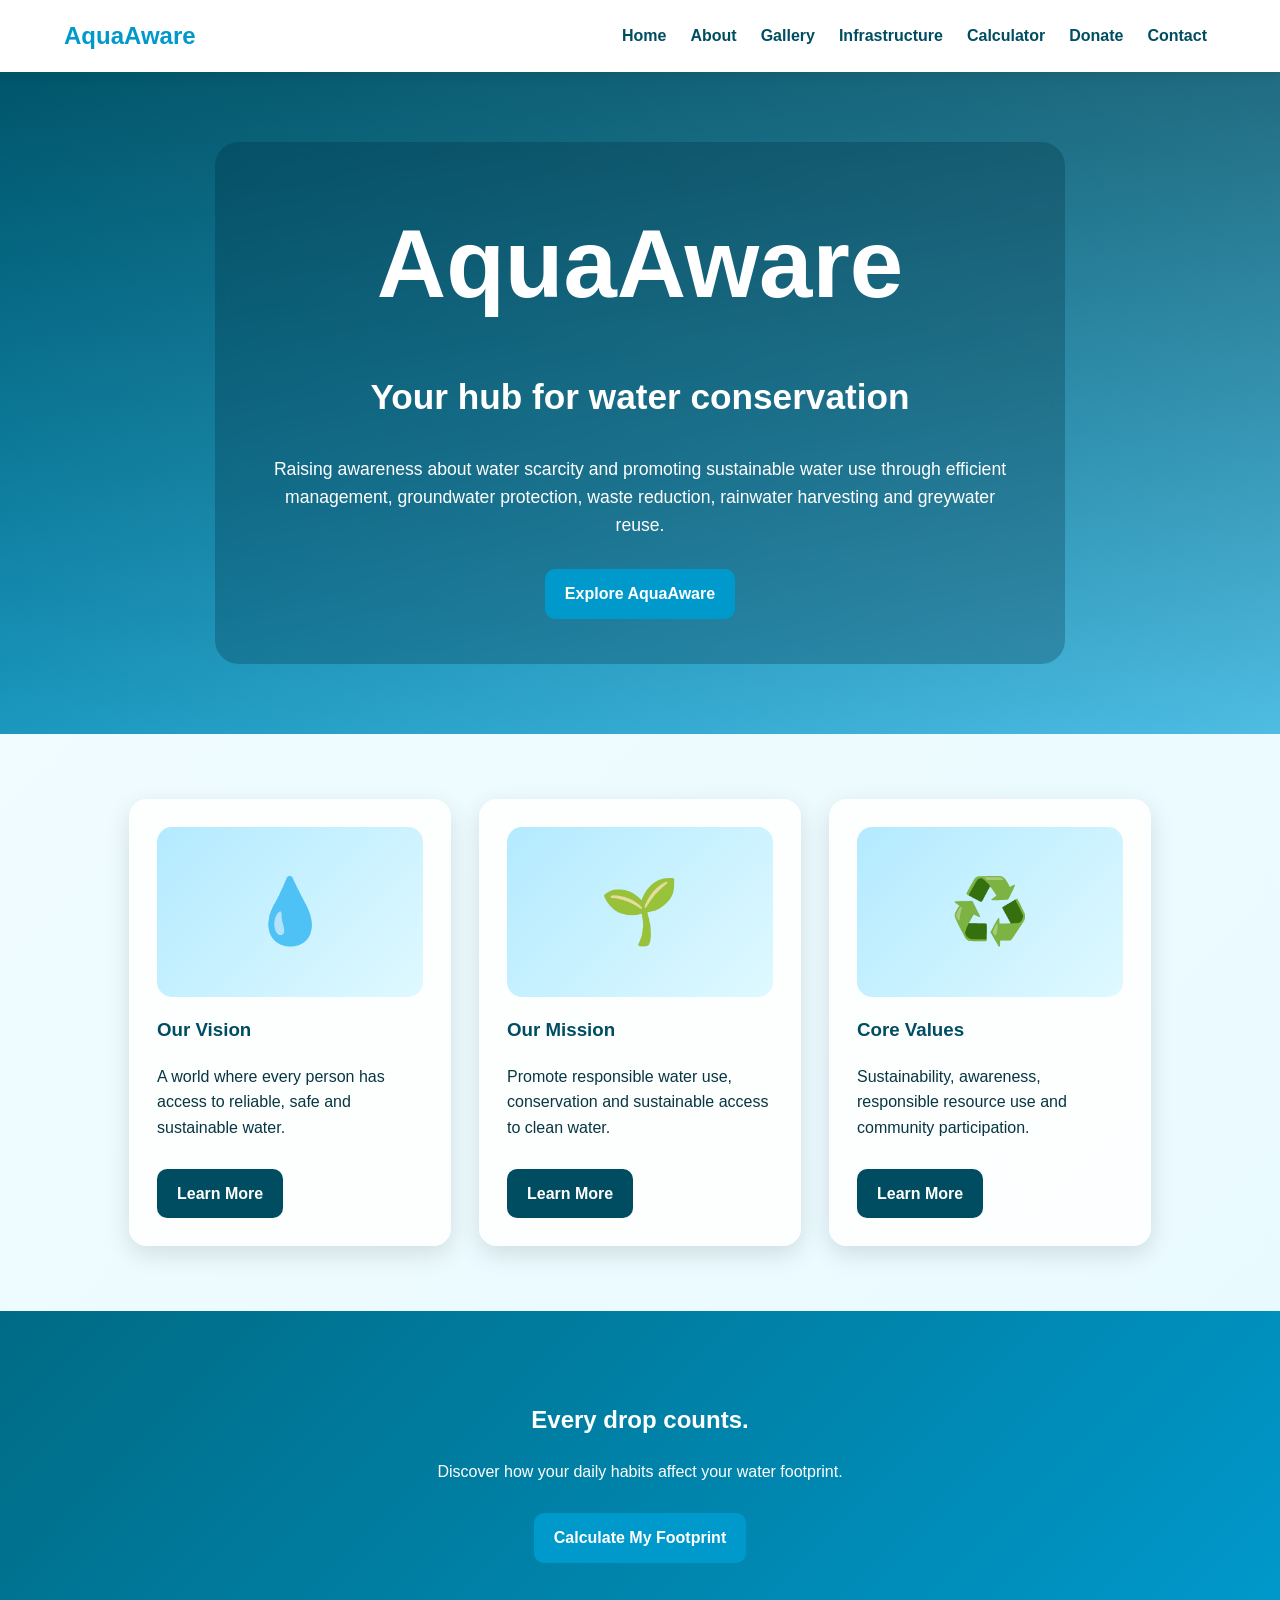
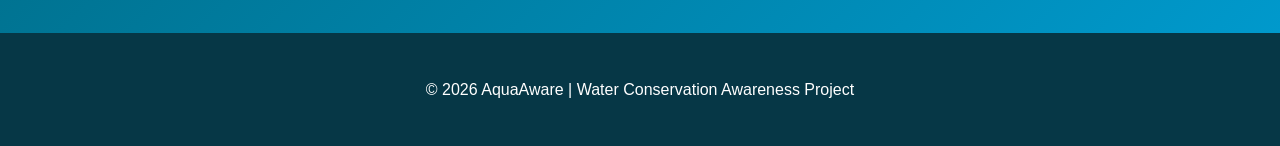
<file: index.html>
<!DOCTYPE html>
<html lang="en">
<head>
<meta charset="UTF-8">
<meta name="viewport" content="width=device-width, initial-scale=1.0">
<meta name="description" content="AquaAware - Water conservation awareness website">
<title>AquaAware | Water Conservation</title>
<link rel="stylesheet" href="css/style.css">
</head>
<body>
<header class="navbar"><div class="logo">AquaAware</div><nav>
<a href="index.html">Home</a><a href="about.html">About</a><a href="gallery.html">Gallery</a>
<a href="infrastructure.html">Infrastructure</a><a href="calculator.html">Calculator</a>
<a href="donate.html">Donate</a><a href="contact.html">Contact</a>
</nav></header>
<main>
<section class="hero"><div class="hero-overlay">
<h1>AquaAware</h1><h2>Your hub for water conservation</h2>
<p>Raising awareness about water scarcity and promoting sustainable water use through efficient management, groundwater protection, waste reduction, rainwater harvesting and greywater reuse.</p>
<a class="btn" href="about.html">Explore AquaAware</a>
</div></section>
<section class="section"><div class="card-grid">
<article class="card"><div class="placeholder-image">💧</div><h3>Our Vision</h3><p>A world where every person has access to reliable, safe and sustainable water.</p><a class="btn secondary" href="about.html">Learn More</a></article>
<article class="card"><div class="placeholder-image">🌱</div><h3>Our Mission</h3><p>Promote responsible water use, conservation and sustainable access to clean water.</p><a class="btn secondary" href="about.html">Learn More</a></article>
<article class="card"><div class="placeholder-image">♻️</div><h3>Core Values</h3><p>Sustainability, awareness, responsible resource use and community participation.</p><a class="btn secondary" href="about.html">Learn More</a></article>
</div></section>
<section class="cta"><h2>Every drop counts.</h2><p>Discover how your daily habits affect your water footprint.</p><a class="btn" href="calculator.html">Calculate My Footprint</a></section>
</main><footer><p>© 2026 AquaAware | Water Conservation Awareness Project</p></footer>
</body></html>
</file>
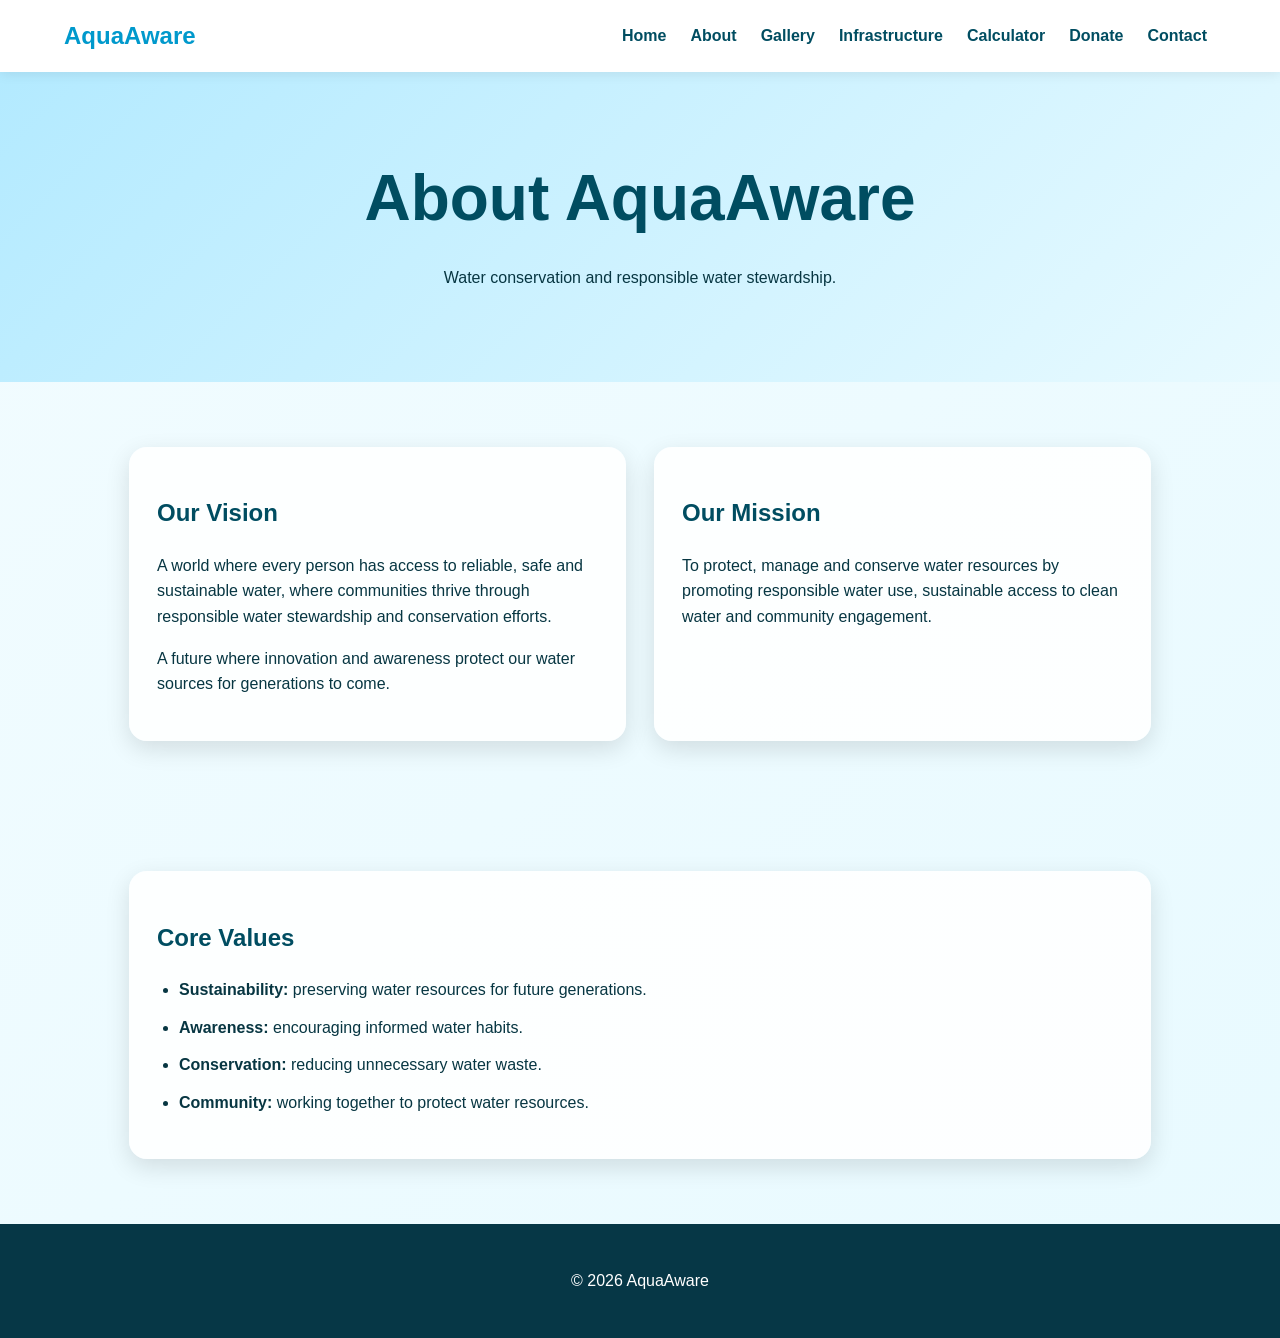
<file: about.html>
<!DOCTYPE html>
<html lang="en"><head><meta charset="UTF-8"><meta name="viewport" content="width=device-width,initial-scale=1.0"><title>AquaAware | About</title><link rel="stylesheet" href="css/style.css"></head>
<body><header class="navbar"><div class="logo">AquaAware</div><nav>
<a href="index.html">Home</a><a href="about.html">About</a><a href="gallery.html">Gallery</a><a href="infrastructure.html">Infrastructure</a><a href="calculator.html">Calculator</a><a href="donate.html">Donate</a><a href="contact.html">Contact</a>
</nav></header>
<main><section class="page-header"><h1>About AquaAware</h1><p>Water conservation and responsible water stewardship.</p></section>
<section class="section two-column"><article class="card"><h2>Our Vision</h2><p>A world where every person has access to reliable, safe and sustainable water, where communities thrive through responsible water stewardship and conservation efforts.</p><p>A future where innovation and awareness protect our water sources for generations to come.</p></article>
<article class="card"><h2>Our Mission</h2><p>To protect, manage and conserve water resources by promoting responsible water use, sustainable access to clean water and community engagement.</p></article></section>
<section class="section"><article class="card"><h2>Core Values</h2><ul class="feature-list"><li><strong>Sustainability:</strong> preserving water resources for future generations.</li><li><strong>Awareness:</strong> encouraging informed water habits.</li><li><strong>Conservation:</strong> reducing unnecessary water waste.</li><li><strong>Community:</strong> working together to protect water resources.</li></ul></article></section></main>
<footer><p>© 2026 AquaAware</p></footer></body></html>
</file>
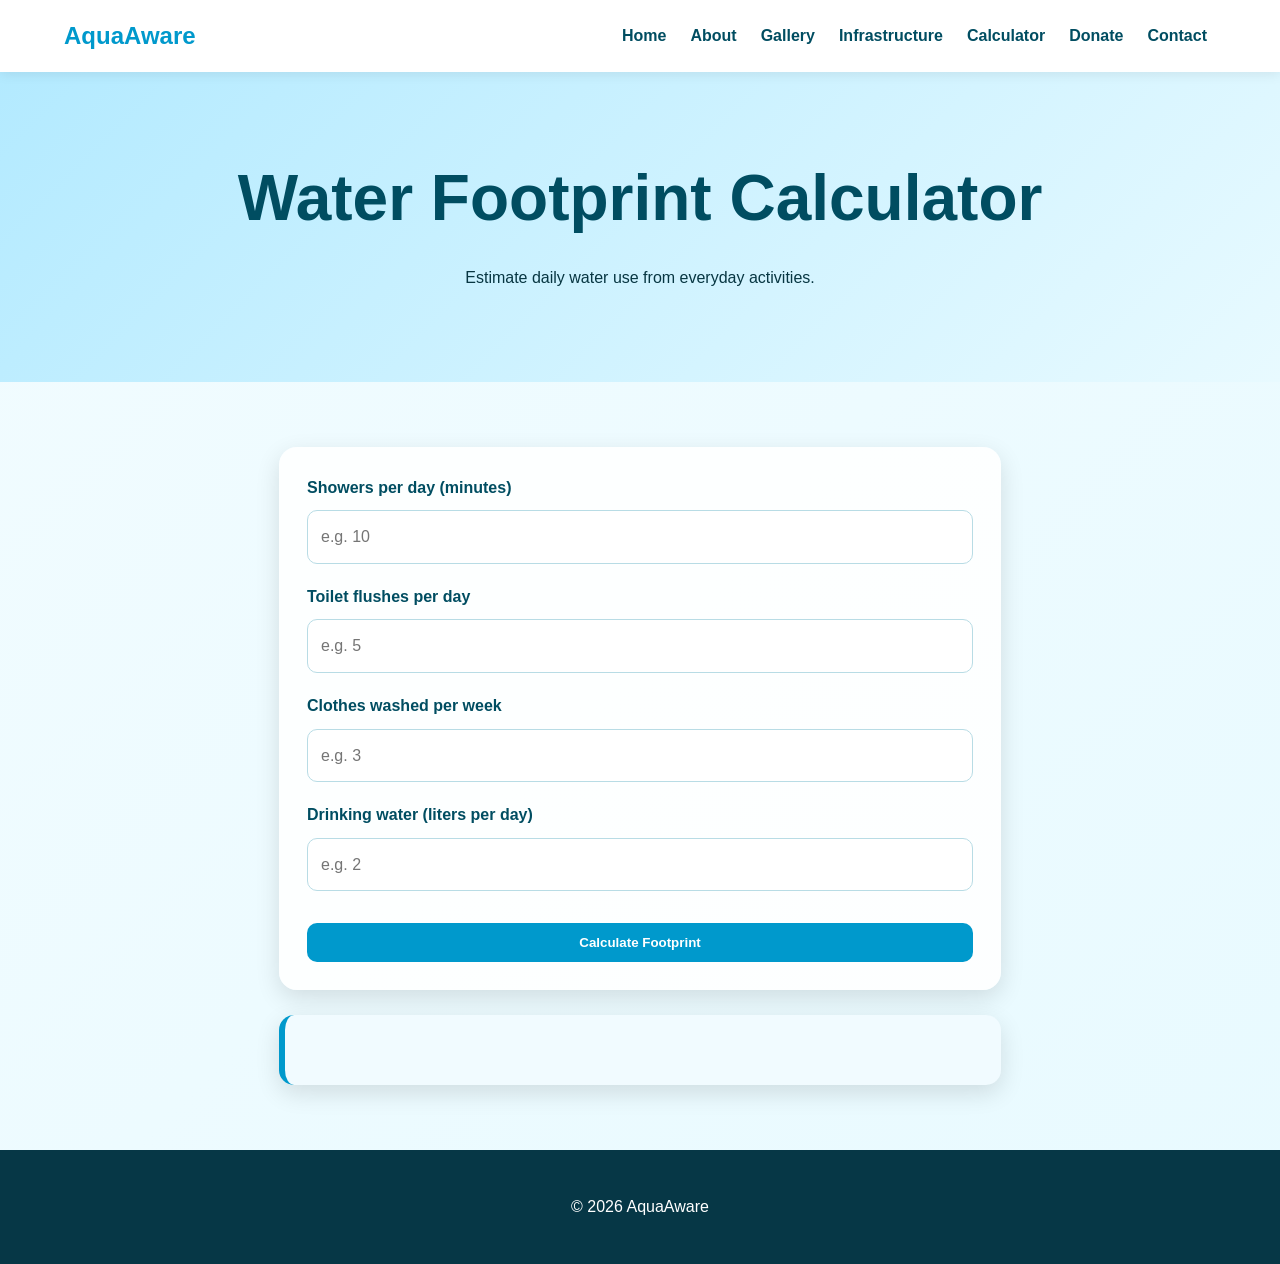
<file: calculator.html>
<!DOCTYPE html>
<html lang="en"><head><meta charset="UTF-8"><meta name="viewport" content="width=device-width,initial-scale=1.0"><title>AquaAware | Water Footprint Calculator</title><link rel="stylesheet" href="css/style.css"></head>
<body><header class="navbar"><div class="logo">AquaAware</div><nav>
<a href="index.html">Home</a><a href="about.html">About</a><a href="gallery.html">Gallery</a><a href="infrastructure.html">Infrastructure</a><a href="calculator.html">Calculator</a><a href="donate.html">Donate</a><a href="contact.html">Contact</a>
</nav></header>
<main><section class="page-header"><h1>Water Footprint Calculator</h1><p>Estimate daily water use from everyday activities.</p></section>
<section class="section calculator-wrap"><form id="waterForm" class="calculator card">
<label for="shower">Showers per day (minutes)</label><input type="number" id="shower" min="0" placeholder="e.g. 10">
<label for="flush">Toilet flushes per day</label><input type="number" id="flush" min="0" placeholder="e.g. 5">
<label for="laundry">Clothes washed per week</label><input type="number" id="laundry" min="0" placeholder="e.g. 3">
<label for="drink">Drinking water (liters per day)</label><input type="number" id="drink" min="0" step="0.1" placeholder="e.g. 2">
<button class="btn" type="submit">Calculate Footprint</button></form><div id="result" class="result-box" aria-live="polite"></div></section></main>
<footer><p>© 2026 AquaAware</p></footer><script src="js/script.js"></script></body></html>
</file>
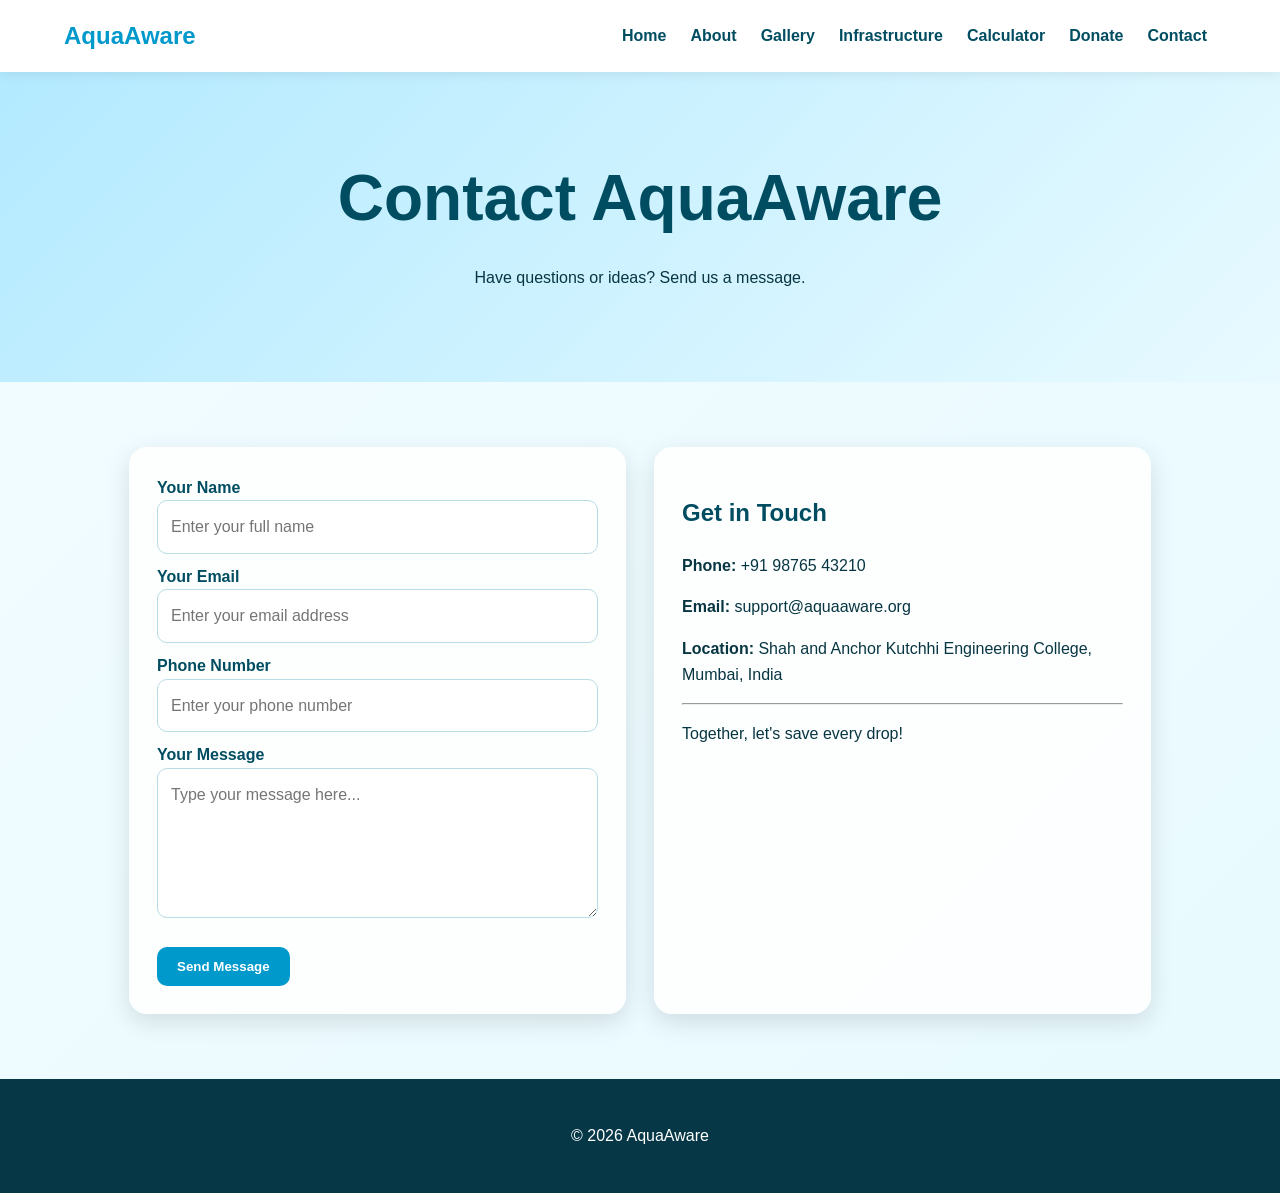
<file: contact.html>
<!DOCTYPE html>
<html lang="en"><head><meta charset="UTF-8"><meta name="viewport" content="width=device-width,initial-scale=1.0"><title>AquaAware | Contact</title><link rel="stylesheet" href="css/style.css"></head>
<body><header class="navbar"><div class="logo">AquaAware</div><nav>
<a href="index.html">Home</a><a href="about.html">About</a><a href="gallery.html">Gallery</a><a href="infrastructure.html">Infrastructure</a><a href="calculator.html">Calculator</a><a href="donate.html">Donate</a><a href="contact.html">Contact</a>
</nav></header>
<main><section class="page-header"><h1>Contact AquaAware</h1><p>Have questions or ideas? Send us a message.</p></section>
<section class="section two-column"><form id="contactForm" class="card">
<label for="name">Your Name</label><input type="text" id="name" required placeholder="Enter your full name">
<label for="email">Your Email</label><input type="email" id="email" required placeholder="Enter your email address">
<label for="phone">Phone Number</label><input type="tel" id="phone" placeholder="Enter your phone number">
<label for="message">Your Message</label><textarea id="message" required placeholder="Type your message here..."></textarea>
<button class="btn" type="submit">Send Message</button></form>
<article class="card"><h2>Get in Touch</h2><p><strong>Phone:</strong> +91 98765 43210</p><p><strong>Email:</strong> support@aquaaware.org</p><p><strong>Location:</strong> Shah and Anchor Kutchhi Engineering College, Mumbai, India</p><hr><p>Together, let's save every drop!</p></article>
</section></main><footer><p>© 2026 AquaAware</p></footer><script src="js/script.js"></script></body></html>
</file>
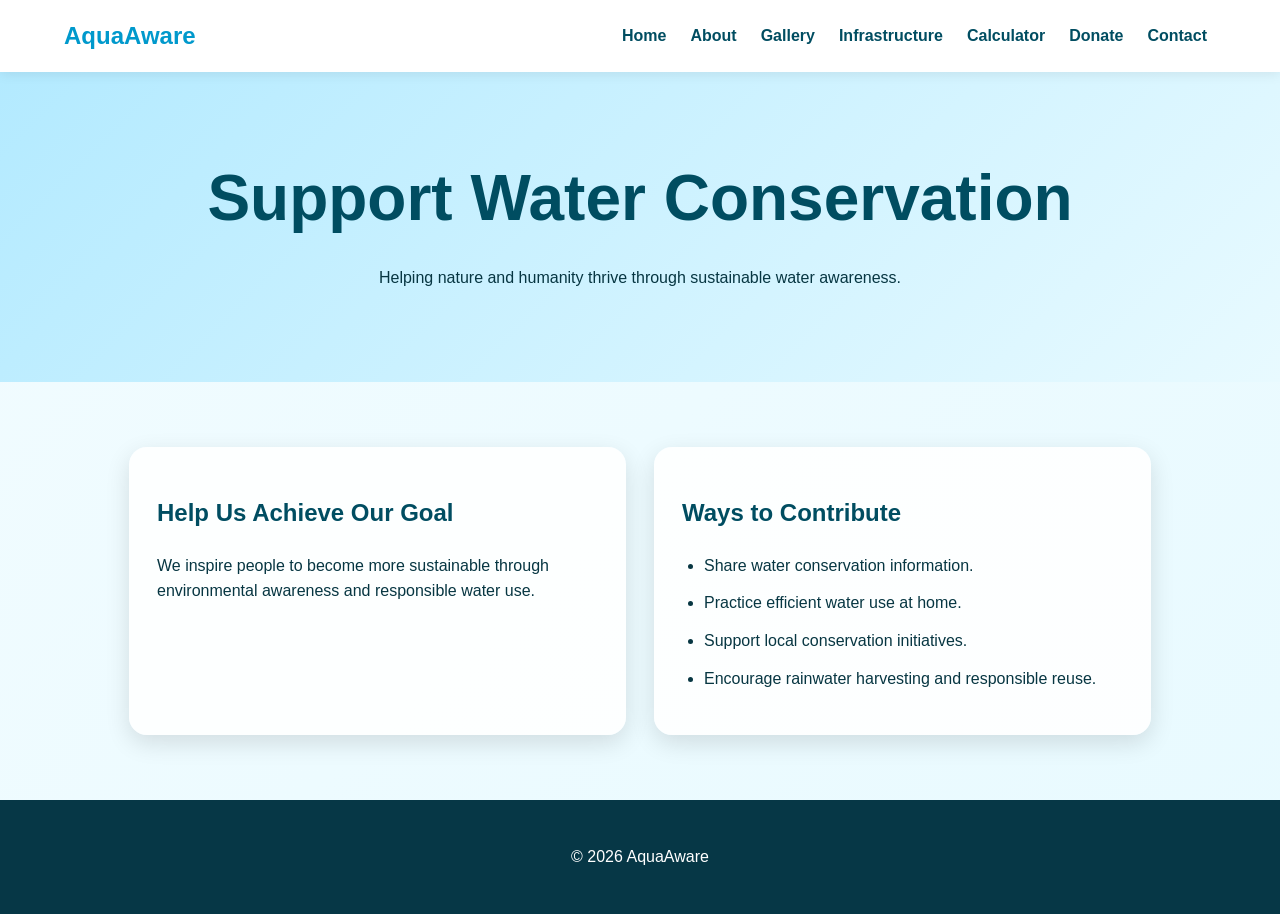
<file: donate.html>
<!DOCTYPE html>
<html lang="en"><head><meta charset="UTF-8"><meta name="viewport" content="width=device-width,initial-scale=1.0"><title>AquaAware | Support</title><link rel="stylesheet" href="css/style.css"></head>
<body><header class="navbar"><div class="logo">AquaAware</div><nav>
<a href="index.html">Home</a><a href="about.html">About</a><a href="gallery.html">Gallery</a><a href="infrastructure.html">Infrastructure</a><a href="calculator.html">Calculator</a><a href="donate.html">Donate</a><a href="contact.html">Contact</a>
</nav></header>
<main><section class="page-header"><h1>Support Water Conservation</h1><p>Helping nature and humanity thrive through sustainable water awareness.</p></section>
<section class="section two-column"><article class="card"><h2>Help Us Achieve Our Goal</h2><p>We inspire people to become more sustainable through environmental awareness and responsible water use.</p></article>
<article class="card"><h2>Ways to Contribute</h2><ul class="feature-list"><li>Share water conservation information.</li><li>Practice efficient water use at home.</li><li>Support local conservation initiatives.</li><li>Encourage rainwater harvesting and responsible reuse.</li></ul></article></section></main>
<footer><p>© 2026 AquaAware</p></footer></body></html>
</file>
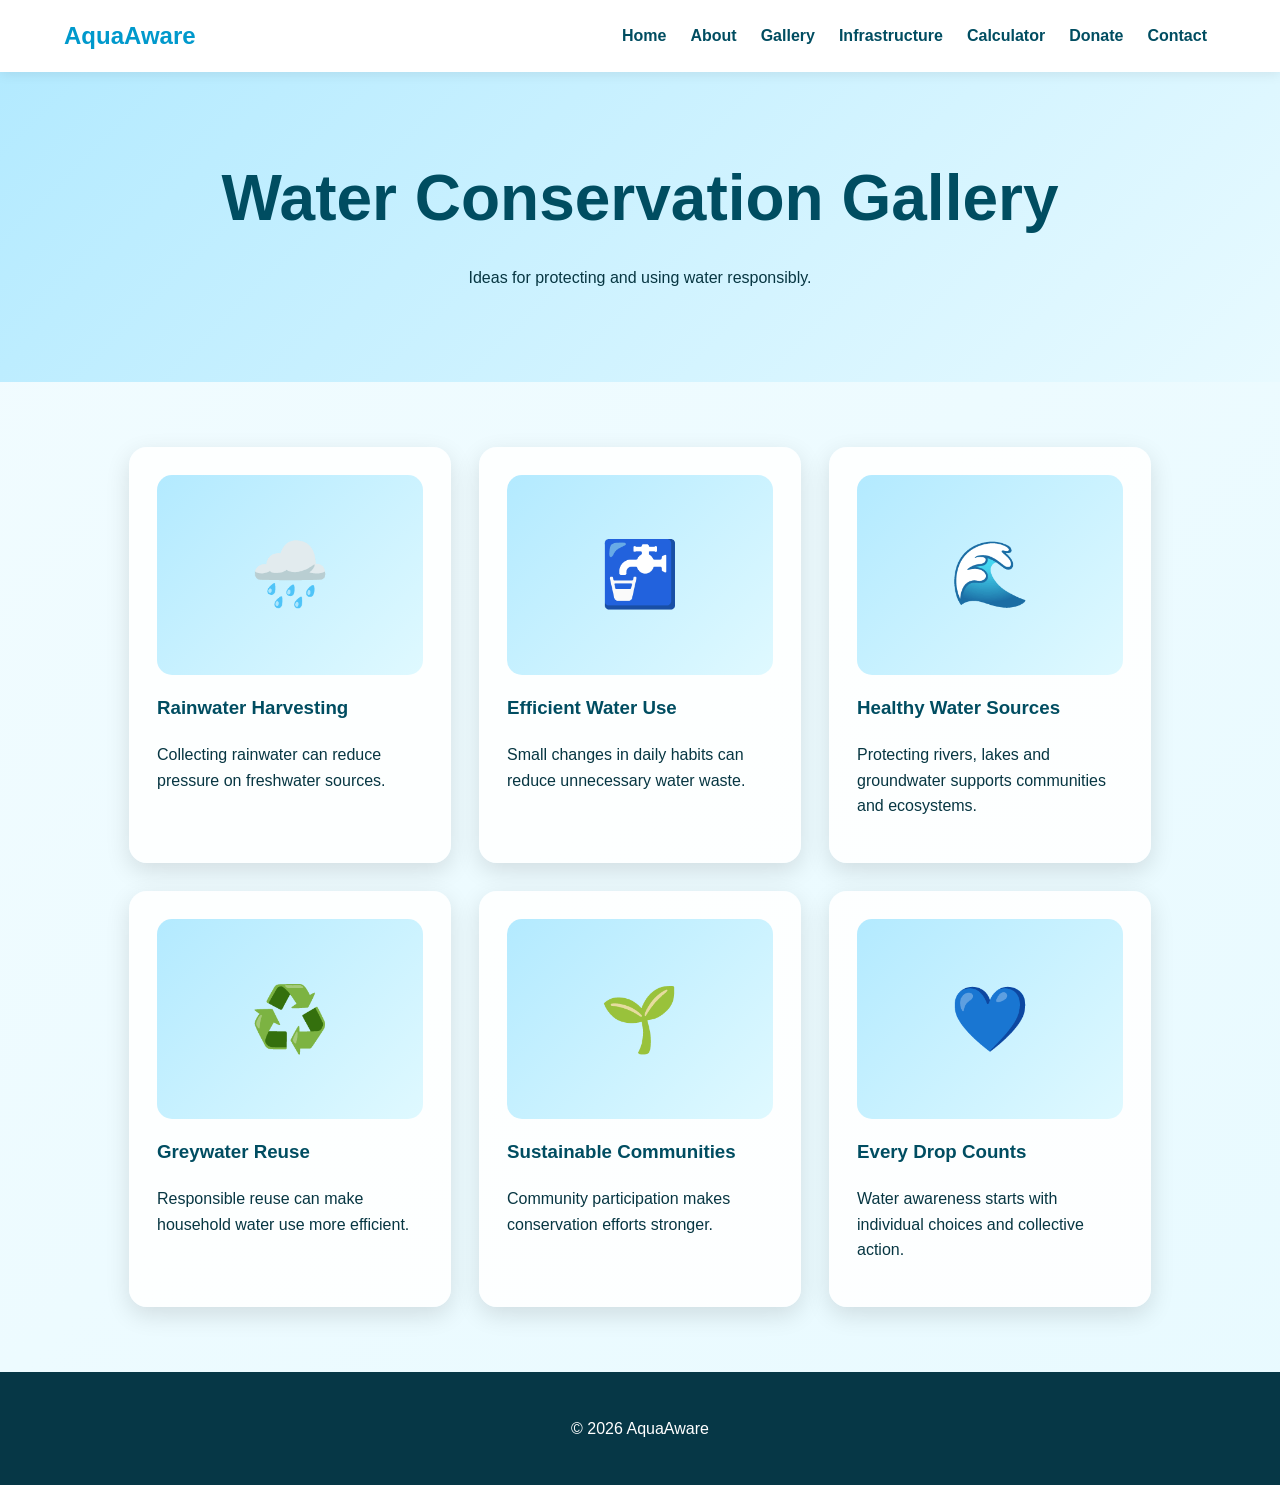
<file: gallery.html>
<!DOCTYPE html>
<html lang="en"><head><meta charset="UTF-8"><meta name="viewport" content="width=device-width,initial-scale=1.0"><title>AquaAware | Gallery</title><link rel="stylesheet" href="css/style.css"></head>
<body><header class="navbar"><div class="logo">AquaAware</div><nav>
<a href="index.html">Home</a><a href="about.html">About</a><a href="gallery.html">Gallery</a><a href="infrastructure.html">Infrastructure</a><a href="calculator.html">Calculator</a><a href="donate.html">Donate</a><a href="contact.html">Contact</a>
</nav></header>
<main><section class="page-header"><h1>Water Conservation Gallery</h1><p>Ideas for protecting and using water responsibly.</p></section>
<section class="section gallery-grid">
<article class="gallery-card"><div class="gallery-placeholder">🌧️</div><h3>Rainwater Harvesting</h3><p>Collecting rainwater can reduce pressure on freshwater sources.</p></article>
<article class="gallery-card"><div class="gallery-placeholder">🚰</div><h3>Efficient Water Use</h3><p>Small changes in daily habits can reduce unnecessary water waste.</p></article>
<article class="gallery-card"><div class="gallery-placeholder">🌊</div><h3>Healthy Water Sources</h3><p>Protecting rivers, lakes and groundwater supports communities and ecosystems.</p></article>
<article class="gallery-card"><div class="gallery-placeholder">♻️</div><h3>Greywater Reuse</h3><p>Responsible reuse can make household water use more efficient.</p></article>
<article class="gallery-card"><div class="gallery-placeholder">🌱</div><h3>Sustainable Communities</h3><p>Community participation makes conservation efforts stronger.</p></article>
<article class="gallery-card"><div class="gallery-placeholder">💙</div><h3>Every Drop Counts</h3><p>Water awareness starts with individual choices and collective action.</p></article>
</section></main>
<footer><p>© 2026 AquaAware</p></footer></body></html>
</file>
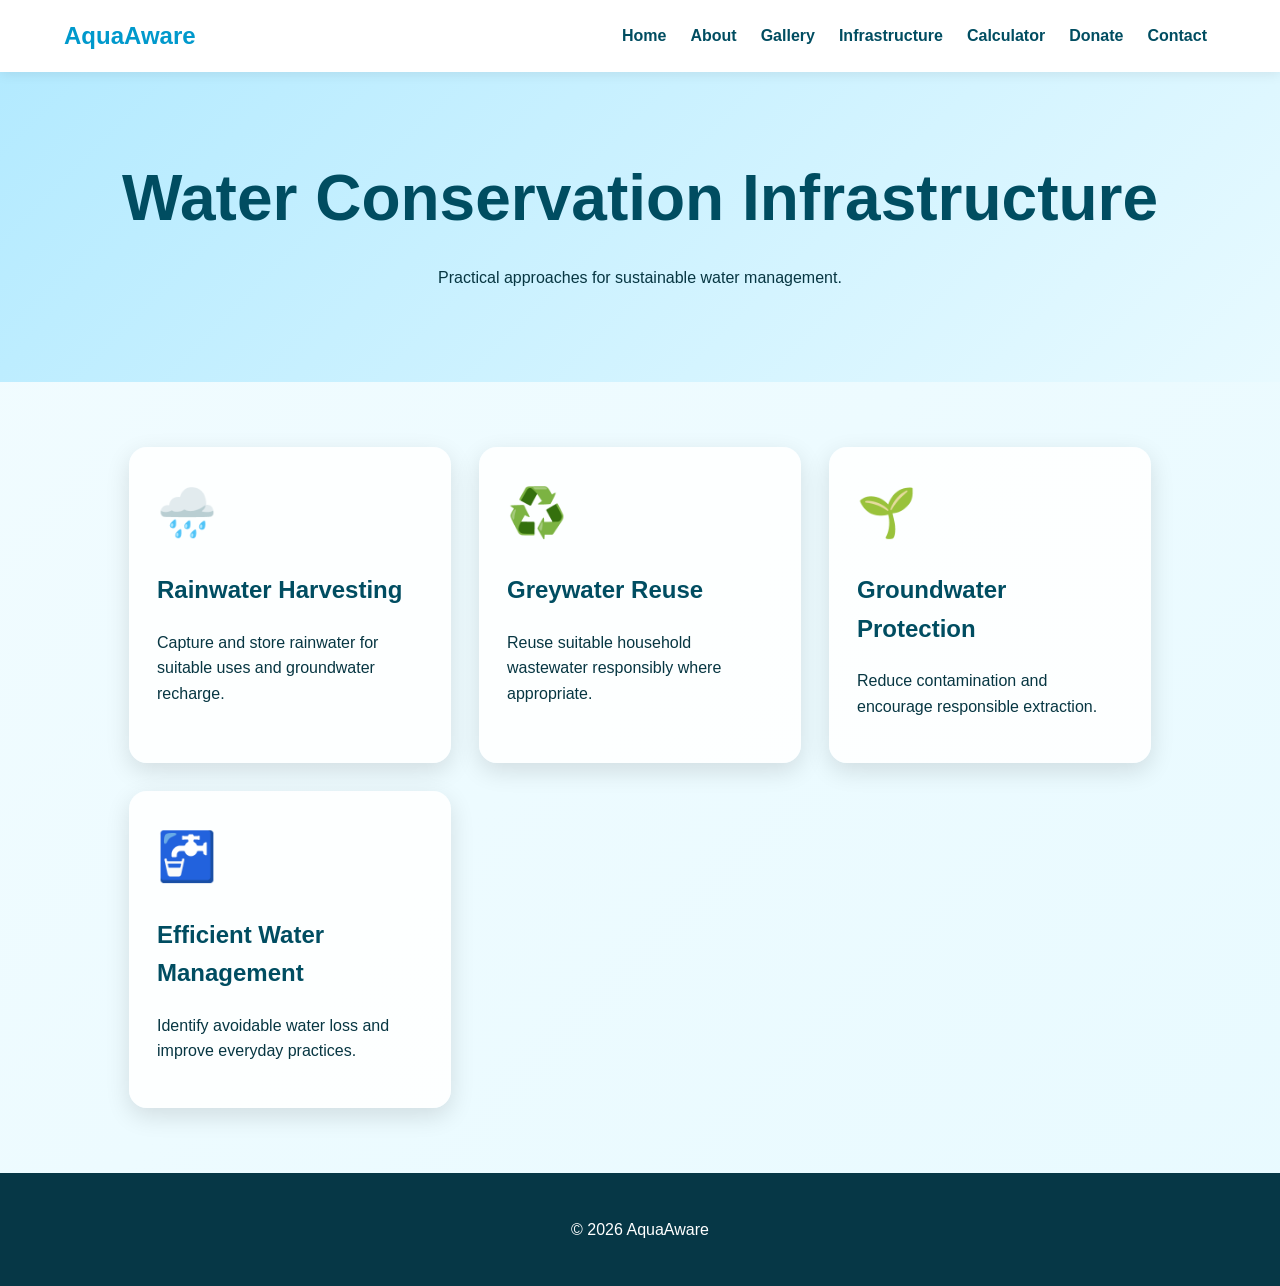
<file: infrastructure.html>
<!DOCTYPE html>
<html lang="en"><head><meta charset="UTF-8"><meta name="viewport" content="width=device-width,initial-scale=1.0"><title>AquaAware | Infrastructure</title><link rel="stylesheet" href="css/style.css"></head>
<body><header class="navbar"><div class="logo">AquaAware</div><nav>
<a href="index.html">Home</a><a href="about.html">About</a><a href="gallery.html">Gallery</a><a href="infrastructure.html">Infrastructure</a><a href="calculator.html">Calculator</a><a href="donate.html">Donate</a><a href="contact.html">Contact</a>
</nav></header>
<main><section class="page-header"><h1>Water Conservation Infrastructure</h1><p>Practical approaches for sustainable water management.</p></section>
<section class="section card-grid">
<article class="card"><div class="icon">🌧️</div><h2>Rainwater Harvesting</h2><p>Capture and store rainwater for suitable uses and groundwater recharge.</p></article>
<article class="card"><div class="icon">♻️</div><h2>Greywater Reuse</h2><p>Reuse suitable household wastewater responsibly where appropriate.</p></article>
<article class="card"><div class="icon">🌱</div><h2>Groundwater Protection</h2><p>Reduce contamination and encourage responsible extraction.</p></article>
<article class="card"><div class="icon">🚰</div><h2>Efficient Water Management</h2><p>Identify avoidable water loss and improve everyday practices.</p></article>
</section></main><footer><p>© 2026 AquaAware</p></footer></body></html>
</file>
<file: css/style.css>
*{box-sizing:border-box} :root{--blue:#0099cc;--deep:#004d61;--light:#e8faff;--text:#073642} body{margin:0;font-family:Arial,Helvetica,sans-serif;color:var(--text);background:linear-gradient(135deg,#f2fcff,#e8faff);line-height:1.6}.navbar{position:sticky;top:0;z-index:10;display:flex;align-items:center;justify-content:space-between;gap:24px;padding:16px 5%;background:rgba(255,255,255,.96);box-shadow:0 2px 12px rgba(0,0,0,.08)}.logo{color:var(--blue);font-size:1.5rem;font-weight:800}.navbar nav{display:flex;flex-wrap:wrap;justify-content:flex-end;gap:6px}.navbar a{color:var(--deep);text-decoration:none;font-weight:600;padding:7px 9px;border-radius:7px}.navbar a:hover{background:var(--light);color:var(--blue)}.hero{min-height:72vh;display:grid;place-items:center;padding:70px 5%;background:linear-gradient(rgba(0,77,97,.72),rgba(0,153,204,.56)),linear-gradient(135deg,#006b85,#b3eaff)}.hero-overlay{max-width:850px;text-align:center;color:#fff;padding:45px;border-radius:24px;background:rgba(0,40,55,.26);backdrop-filter:blur(7px)}.hero h1{font-size:clamp(3rem,9vw,6rem);margin:0}.hero h2{font-size:clamp(1.4rem,3vw,2.2rem)}.hero p{font-size:1.1rem}.btn{display:inline-block;border:0;border-radius:10px;padding:12px 20px;margin-top:12px;background:var(--blue);color:white;text-decoration:none;font-weight:700;cursor:pointer}.btn:hover{background:var(--deep)}.btn.secondary{background:var(--deep)}.section{max-width:1150px;margin:0 auto;padding:65px 5%}.page-header{text-align:center;padding:75px 5%;background:linear-gradient(135deg,#b3eaff,#e8faff)}.page-header h1{margin:0 0 8px;color:var(--deep);font-size:clamp(2.2rem,6vw,4rem)}.card-grid,.gallery-grid,.two-column{display:grid;gap:28px}.card-grid{grid-template-columns:repeat(3,1fr)}.two-column{grid-template-columns:repeat(2,1fr)}.gallery-grid{grid-template-columns:repeat(3,1fr)}.card,.gallery-card{background:rgba(255,255,255,.9);border-radius:18px;padding:28px;box-shadow:0 8px 25px rgba(0,0,0,.12)}.card h2,.card h3,.gallery-card h3{color:var(--deep)}.placeholder-image,.gallery-placeholder{display:grid;place-items:center;min-height:170px;border-radius:15px;background:linear-gradient(135deg,#b3eaff,#dff9ff);font-size:4rem}.gallery-placeholder{min-height:200px}.icon{font-size:3rem}.feature-list{padding-left:22px}.feature-list li{margin:12px 0}.cta{padding:70px 5%;text-align:center;color:#fff;background:linear-gradient(135deg,#006b85,#0099cc)}.calculator-wrap{max-width:850px}.calculator{display:grid;gap:10px}input,textarea{width:100%;padding:13px;border:1px solid #b8dce5;border-radius:10px;font:inherit;margin-bottom:10px}textarea{min-height:150px;resize:vertical}label{font-weight:700;color:var(--deep)}.result-box{margin-top:25px;padding:24px;border-radius:15px;border-left:6px solid var(--blue);background:#f1fbff;box-shadow:0 8px 25px rgba(0,0,0,.12);min-height:70px}footer{padding:28px 5%;text-align:center;background:#063746;color:#fff}@media(max-width:850px){.navbar{align-items:flex-start;flex-direction:column}.navbar nav{justify-content:flex-start}.card-grid,.gallery-grid,.two-column{grid-template-columns:1fr}}
</file>
